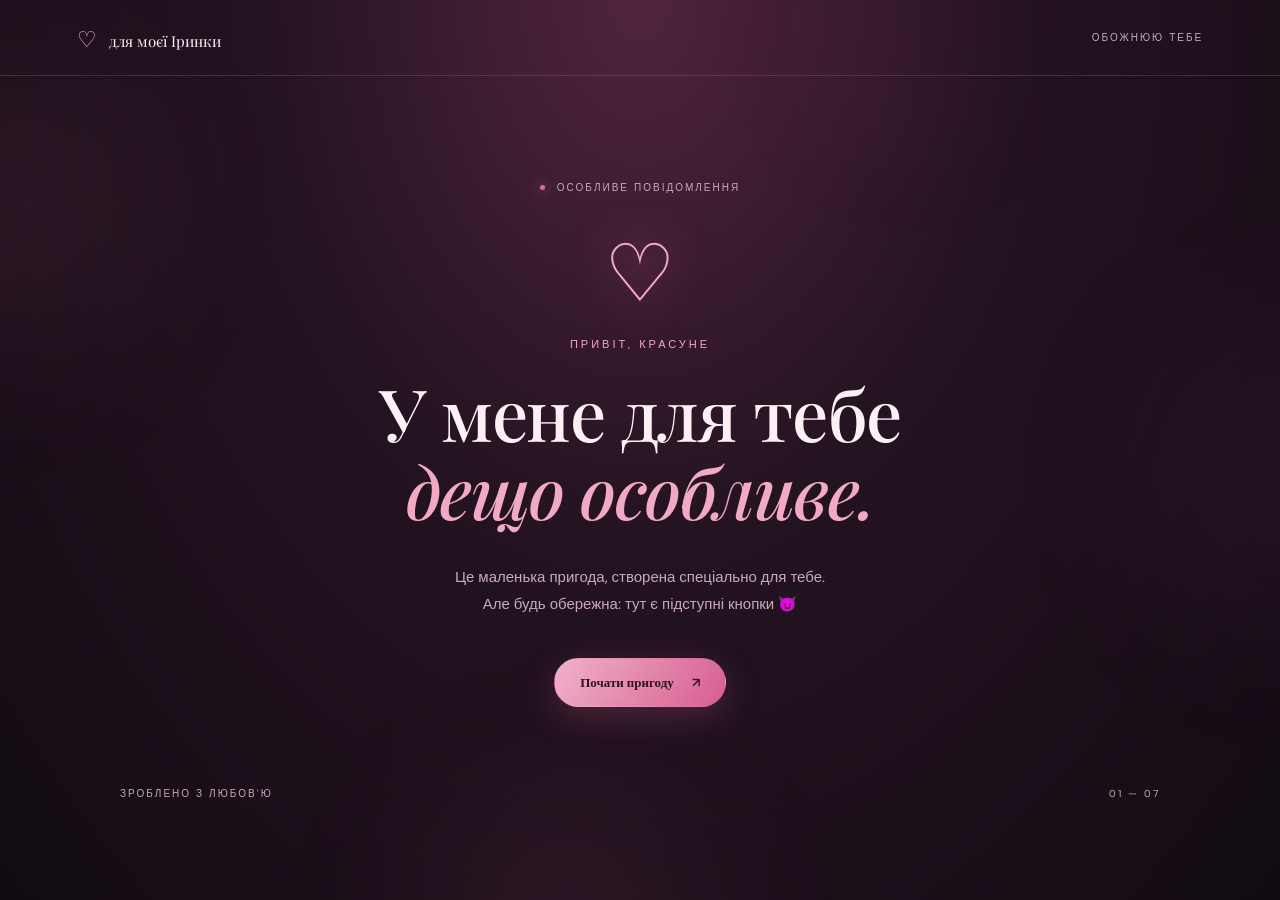
<file: index.html>
<!doctype html>
<html lang="uk"><head><meta charset="UTF-8"><meta name="viewport" content="width=device-width,initial-scale=1"><title>Для Іринки ♡</title><link rel="stylesheet" href="style.css"></head>
<body data-page="home">
<div class="ambient"><span></span><span></span><span></span><span></span></div>
<header class="topbar"><a class="brand" href="index.html">♡ <span>для моєї Іринки</span></a><span class="top-note">ОБОЖНЮЮ ТЕБЕ</span></header>
<main class="hero page-wrap">
  <div class="eyebrow"><i></i> ОСОБЛИВЕ ПОВІДОМЛЕННЯ</div>
  <div class="hero-heart">♡</div>
  <p class="overline">привіт, красуне</p>
  <h1>У мене для тебе<br><em>дещо особливе.</em></h1>
  <p class="lead">Це маленька пригода, створена спеціально для тебе.<br>Але будь обережна: тут є підступні кнопки 😈</p>
  <a class="btn btn-primary" href="test.html">Почати пригоду <span>↗</span></a>
  <div class="hero-foot"><span>ЗРОБЛЕНО З ЛЮБОВ'Ю</span><span>01 — 07</span></div>
</main>
<script src="script.js"></script></body></html>
</file>
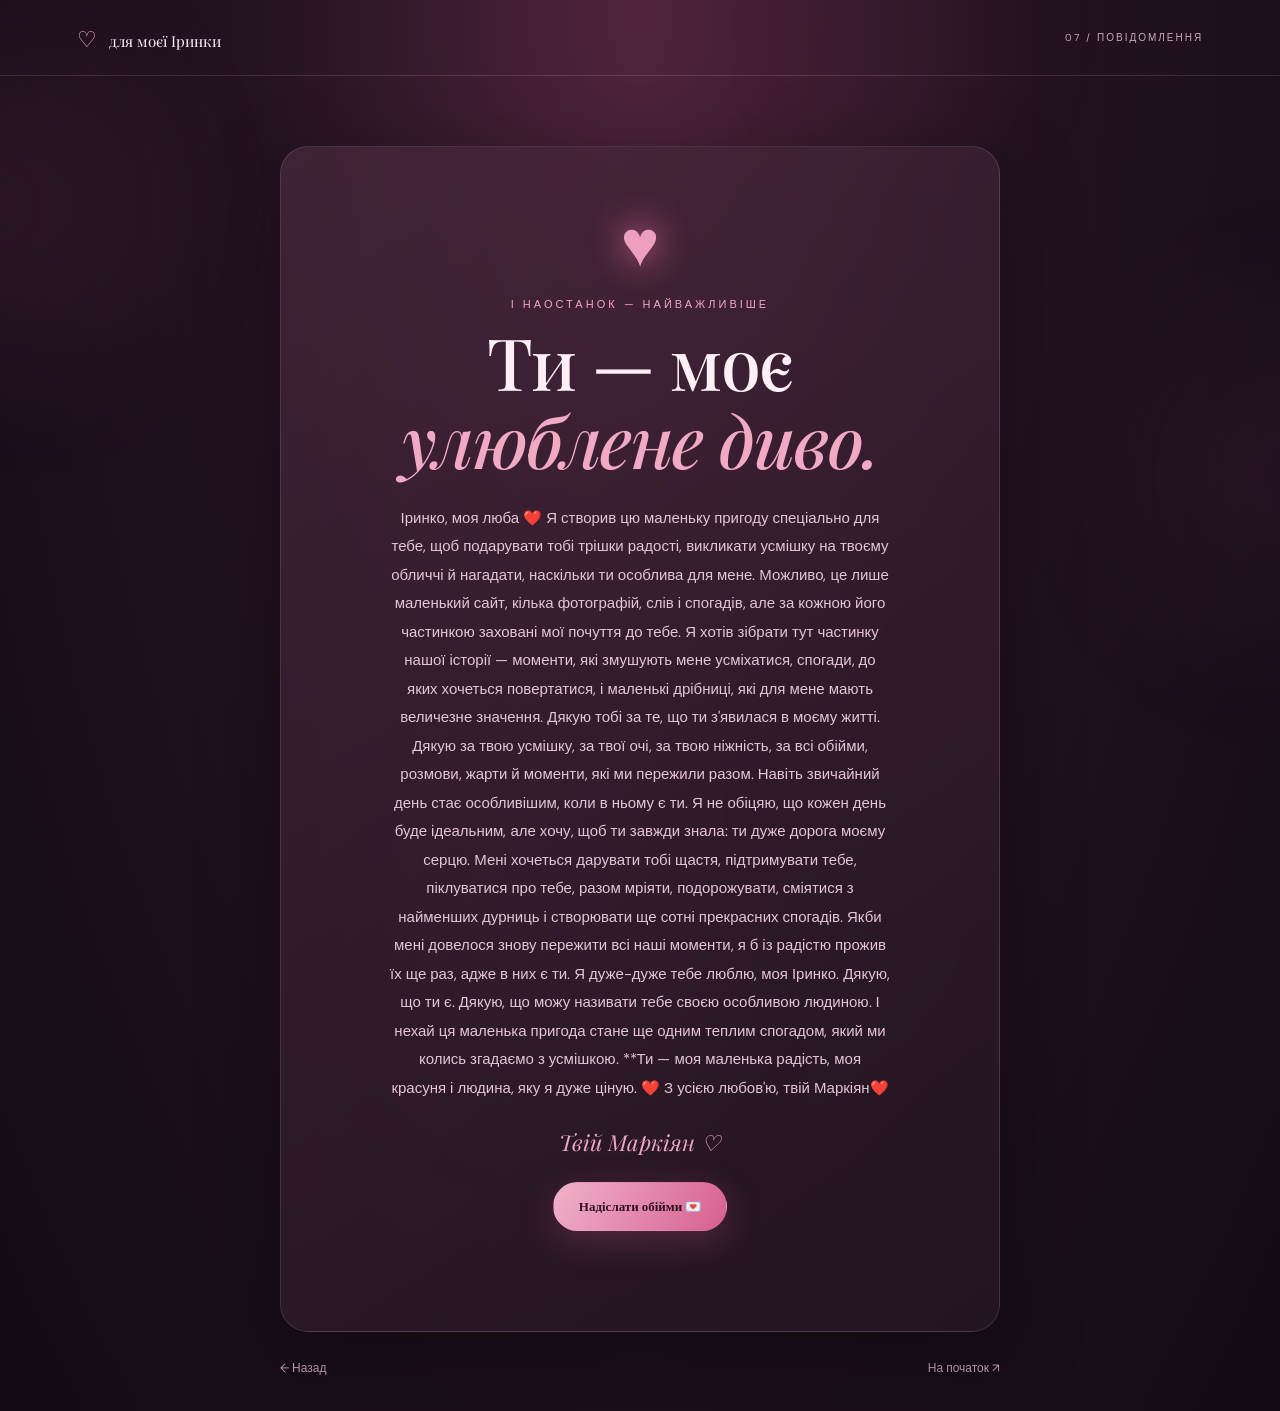
<file: final.html>
<!doctype html>
<html lang="uk"><head><meta charset="UTF-8"><meta name="viewport" content="width=device-width,initial-scale=1"><title>Для тебе, кохана ♡</title><link rel="stylesheet" href="style.css"></head>
<body data-page="final">
<div class="ambient"><span></span><span></span><span></span><span></span></div>
<header class="topbar"><a class="brand" href="index.html">♡ <span>для моєї Іринки</span></a><span class="top-note">07 / ПОВІДОМЛЕННЯ</span></header>
<main class="page-wrap narrow">
 <section class="glass-panel center final-panel">
  <div class="final-heart">♥</div><p class="overline">і наостанок — найважливіше</p>
  <h1>Ти — моє<br><em>улюблене диво.</em></h1>
  <p class="love-letter">Іринко, моя люба ❤️

Я створив цю маленьку пригоду спеціально для тебе, щоб подарувати тобі трішки радості, викликати усмішку на твоєму обличчі й нагадати, наскільки ти особлива для мене.

Можливо, це лише маленький сайт, кілька фотографій, слів і спогадів, але за кожною його частинкою заховані мої почуття до тебе. Я хотів зібрати тут частинку нашої історії — моменти, які змушують мене усміхатися, спогади, до яких хочеться повертатися, і маленькі дрібниці, які для мене мають величезне значення.

Дякую тобі за те, що ти з'явилася в моєму житті. Дякую за твою усмішку, за твої очі, за твою ніжність, за всі обійми, розмови, жарти й моменти, які ми пережили разом. Навіть звичайний день стає особливішим, коли в ньому є ти.

Я не обіцяю, що кожен день буде ідеальним, але хочу, щоб ти завжди знала: ти дуже дорога моєму серцю. Мені хочеться дарувати тобі щастя, підтримувати тебе, піклуватися про тебе, разом мріяти, подорожувати, сміятися з найменших дурниць і створювати ще сотні прекрасних спогадів.

Якби мені довелося знову пережити всі наші моменти, я б із радістю прожив їх ще раз, адже в них є ти.

Я дуже-дуже тебе люблю, моя Іринко. Дякую, що ти є. Дякую, що можу називати тебе своєю особливою людиною. І нехай ця маленька пригода стане ще одним теплим спогадом, який ми колись згадаємо з усмішкою.

**Ти — моя маленька радість, моя красуня і людина, яку я дуже ціную. ❤️

З усією любов'ю, твій Маркіян❤️</p>
  <p class="signature">Твій Маркіян ♡</p>
  <button class="btn btn-primary" id="celebrate">Надіслати обійми 💌</button><p class="micro" id="finalMessage"></p>
 </section>
 <nav class="pager"><a href="secret.html">← Назад</a><a href="index.html">На початок ↗</a></nav>
</main><script src="script.js"></script></body></html>
</file>
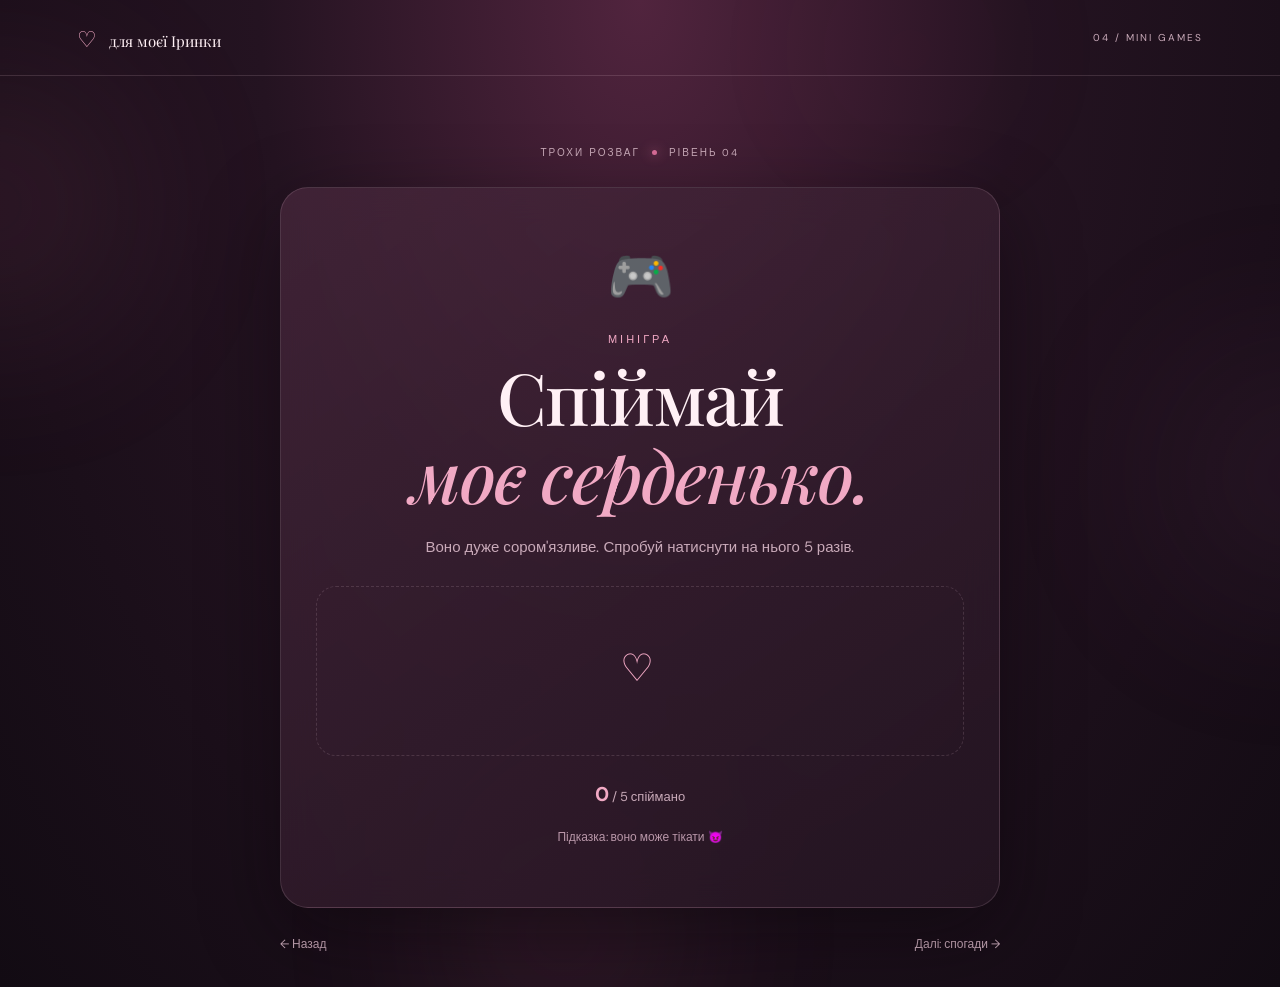
<file: games.html>
<!doctype html>
<html lang="uk"><head><meta charset="UTF-8"><meta name="viewport" content="width=device-width,initial-scale=1"><title>Мініігри ♡</title><link rel="stylesheet" href="style.css"></head>
<body data-page="games">
<div class="ambient"><span></span><span></span><span></span><span></span></div>
<header class="topbar"><a class="brand" href="index.html">♡ <span>для моєї Іринки</span></a><span class="top-note">04 / MINI GAMES</span></header>
<main class="page-wrap narrow">
 <div class="eyebrow">ТРОХИ РОЗВАГ <i></i> РІВЕНЬ 04</div>
 <section class="glass-panel center">
  <div class="emoji-xl">🎮</div><p class="overline">мінігра</p><h1>Спіймай<br><em>моє серденько.</em></h1>
  <p class="lead">Воно дуже сором'язливе. Спробуй натиснути на нього 5 разів.</p>
  <div class="game-area"><button id="heartTarget" aria-label="Спіймати сердечко">♡</button></div>
  <div class="counter"><span id="heartCount">0</span> / 5 спіймано</div>
  <p class="micro" id="gameMessage">Підказка: воно може тікати 😈</p>
 </section>
 <nav class="pager"><a href="investigation.html">← Назад</a><a href="memories.html">Далі: спогади →</a></nav>
</main><script src="script.js"></script></body></html>
</file>
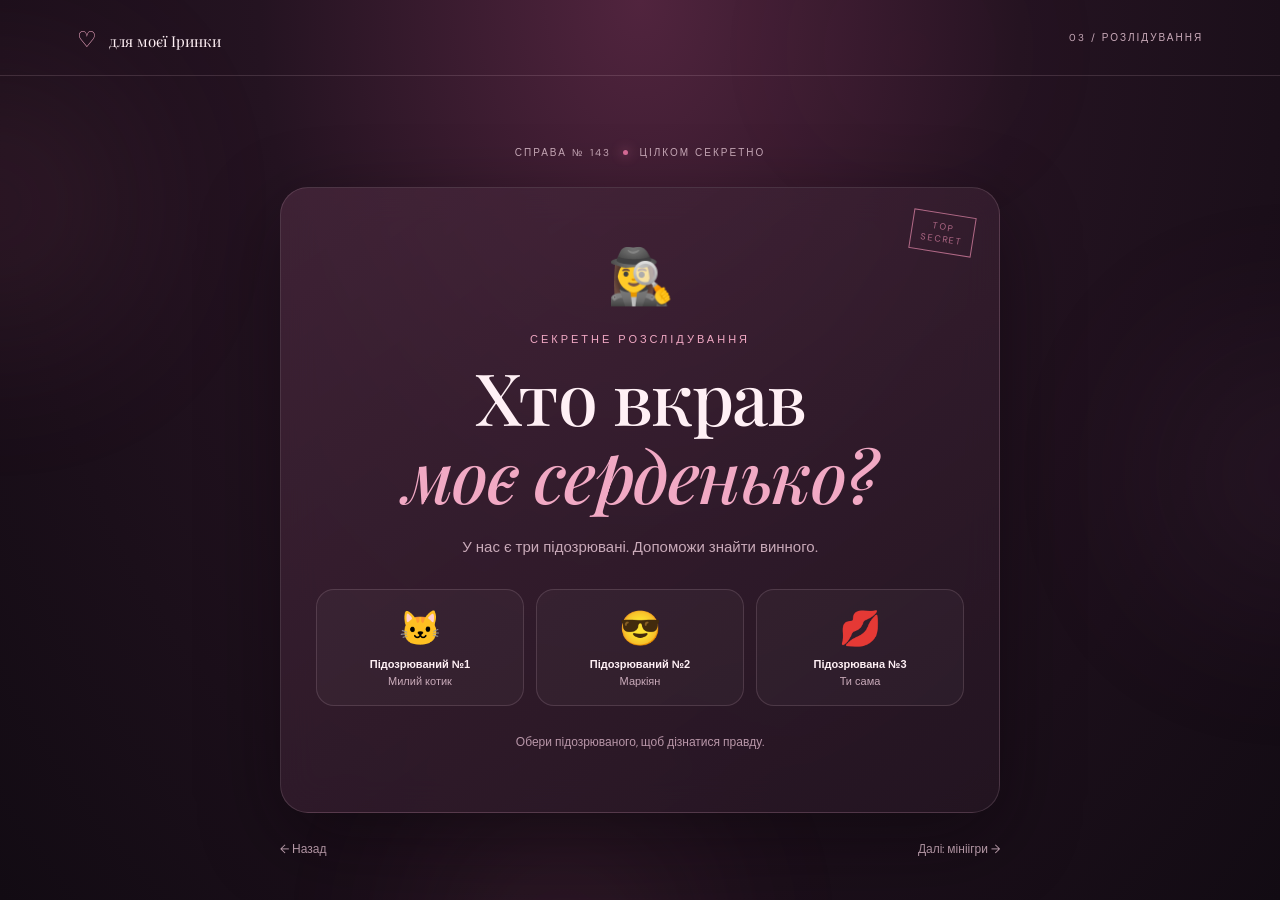
<file: investigation.html>
<!doctype html>
<html lang="uk"><head><meta charset="UTF-8"><meta name="viewport" content="width=device-width,initial-scale=1"><title>Секретне розслідування ♡</title><link rel="stylesheet" href="style.css"></head>
<body data-page="investigation">
<div class="ambient"><span></span><span></span><span></span><span></span></div>
<header class="topbar"><a class="brand" href="index.html">♡ <span>для моєї Іринки</span></a><span class="top-note">03 / РОЗЛІДУВАННЯ</span></header>
<main class="page-wrap narrow">
 <div class="eyebrow">СПРАВА № 143 <i></i> ЦІЛКОМ СЕКРЕТНО</div>
 <section class="glass-panel center">
  <div class="stamp">TOP<br>SECRET</div><div class="emoji-xl">🕵️‍♀️</div>
  <p class="overline">секретне розслідування</p><h1>Хто вкрав<br><em>моє серденько?</em></h1>
  <p class="lead">У нас є три підозрювані. Допоможи знайти винного.</p>
  <div class="suspects">
   <button class="suspect" data-suspect="cat"><span>🐱</span><b>Підозрюваний №1</b><small>Милий котик</small></button>
   <button class="suspect" data-suspect="me"><span>😎</span><b>Підозрюваний №2</b><small>Маркіян</small></button>
   <button class="suspect" data-suspect="you"><span>💋</span><b>Підозрювана №3</b><small>Ти сама</small></button>
  </div>
  <p class="micro" id="caseMessage">Обери підозрюваного, щоб дізнатися правду.</p>
 </section>
 <nav class="pager"><a href="test.html">← Назад</a><a href="games.html">Далі: мініігри →</a></nav>
</main><script src="script.js"></script></body></html>
</file>
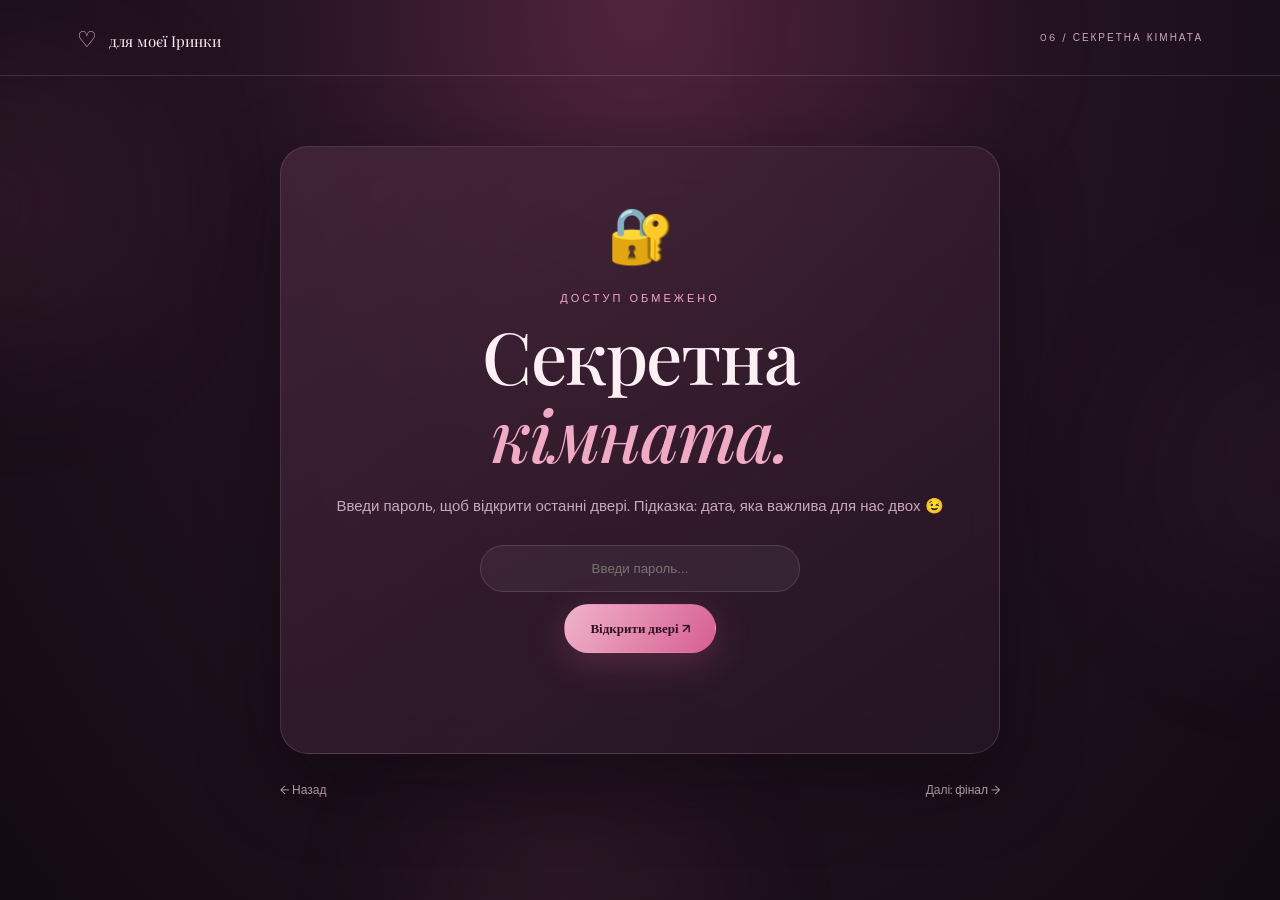
<file: secret.html>
<!doctype html>
<html lang="uk"><head><meta charset="UTF-8"><meta name="viewport" content="width=device-width,initial-scale=1"><title>Секретна кімната ♡</title><link rel="stylesheet" href="style.css"></head>
<body data-page="secret">
<div class="ambient"><span></span><span></span><span></span><span></span></div>
<header class="topbar"><a class="brand" href="index.html">♡ <span>для моєї Іринки</span></a><span class="top-note">06 / СЕКРЕТНА КІМНАТА</span></header>
<main class="page-wrap narrow">
 <section class="glass-panel center">
  <div class="emoji-xl">🔐</div><p class="overline">доступ обмежено</p><h1>Секретна<br><em>кімната.</em></h1>
  <p class="lead">Введи пароль, щоб відкрити останні двері. Підказка: дата, яка важлива для нас двох 😉</p>
  <input class="secret-input" id="secretCode" placeholder="Введи пароль..." autocomplete="off">
  <button class="btn btn-primary" id="unlock">Відкрити двері ↗</button>
  <p class="micro" id="secretMessage"></p>
 </section>
 <nav class="pager"><a href="memories.html">← Назад</a><a href="final.html">Далі: фінал →</a></nav>
</main><script src="script.js"></script></body></html>
</file>
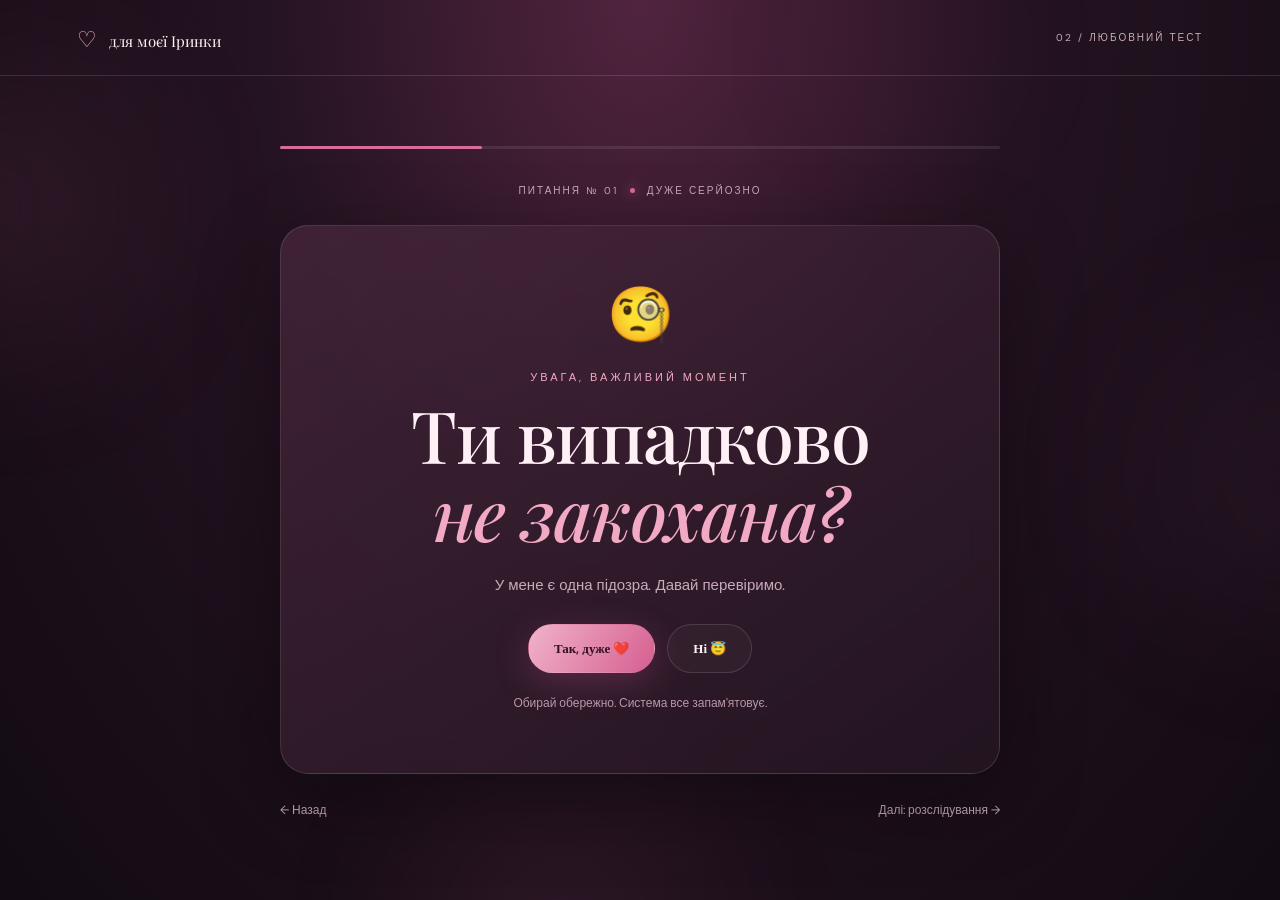
<file: test.html>
<!doctype html>
<html lang="uk"><head><meta charset="UTF-8"><meta name="viewport" content="width=device-width,initial-scale=1"><title>Перевірка почуттів ♡</title><link rel="stylesheet" href="style.css"></head>
<body data-page="test">
<div class="ambient"><span></span><span></span><span></span><span></span></div>
<header class="topbar"><a class="brand" href="index.html">♡ <span>для моєї Іринки</span></a><span class="top-note">02 / ЛЮБОВНИЙ ТЕСТ</span></header>
<main class="page-wrap narrow">
  <div class="progress"><span style="width:28%"></span></div><div class="eyebrow">ПИТАННЯ № 01 <i></i> ДУЖЕ СЕРЙОЗНО</div>
  <section class="glass-panel center">
    <div class="emoji-xl">🧐</div><p class="overline">увага, важливий момент</p>
    <h1>Ти випадково<br><em>не закохана?</em></h1>
    <p class="lead">У мене є одна підозра. Давай перевіримо.</p>
    <div class="button-row"><button class="btn btn-primary" id="yesLove">Так, дуже ❤️</button><button class="btn btn-ghost" id="noLove">Ні 😇</button></div>
    <p class="micro" id="testMessage">Обирай обережно. Система все запам'ятовує.</p>
  </section>
  <nav class="pager"><a href="index.html">← Назад</a><a href="investigation.html">Далі: розслідування →</a></nav>
</main><script src="script.js"></script></body></html>
</file>
<file: style.css>
@import url('https://fonts.googleapis.com/css2?family=DM+Sans:wght@400;500;600;700&family=Playfair+Display:ital,wght@0,500;0,600;0,700;1,500;1,600&display=swap');
:root{--bg:#160d15;--panel:rgba(49,27,43,.78);--pink:#f1a9c4;--rose:#d86c98;--cream:#fff0f5;--muted:#c9aab9;--line:rgba(255,220,235,.14)}
*{box-sizing:border-box}html{scroll-behavior:smooth}body{margin:0;min-height:100vh;background:radial-gradient(ellipse at 50% 0%,#51243e 0%,#241321 42%,#120b13 100%);color:var(--cream);font-family:'DM Sans',sans-serif;overflow-x:hidden}
a{color:inherit;text-decoration:none}.topbar{height:76px;padding:0 6vw;display:flex;align-items:center;justify-content:space-between;border-bottom:1px solid var(--line);position:relative;z-index:3}.brand{font-family:'Playfair Display',serif;font-size:22px;color:var(--pink)}.brand span{font-size:15px;color:var(--cream);margin-left:7px}.top-note,.eyebrow,.hero-foot{font-size:10px;letter-spacing:2px;color:var(--muted)}
.page-wrap{width:min(1040px,90%);margin:0 auto;padding:70px 0 35px}.narrow{width:min(720px,90%)}.hero{min-height:calc(100vh - 76px);display:flex;flex-direction:column;justify-content:center;align-items:center;text-align:center;padding-top:40px}.eyebrow{display:flex;gap:12px;align-items:center;justify-content:center;margin-bottom:28px}.eyebrow i{width:5px;height:5px;border-radius:50%;background:var(--rose);box-shadow:0 0 12px var(--rose)}
h1{font-family:'Playfair Display',serif;font-size:clamp(42px,7vw,72px);font-weight:500;line-height:1.08;letter-spacing:-1.5px;margin:12px 0 20px}h1 em{color:var(--pink);font-weight:500}.overline{font-size:11px;text-transform:uppercase;letter-spacing:3px;color:var(--pink)}.lead{color:var(--muted);font-size:15px;line-height:1.8}.hero-heart{font-size:80px;color:#f2a9c5;text-shadow:0 0 45px #e66e9e;animation:pulse 2s infinite}.btn{display:inline-flex;align-items:center;justify-content:center;gap:18px;border:1px solid transparent;border-radius:999px;padding:15px 25px;font:600 13px 'DM Sans';cursor:pointer;transition:.25s}.btn-primary{background:linear-gradient(120deg,#f0b2ca,#d65f90);color:#301222;box-shadow:0 10px 35px #d65f9040}.btn-primary:hover{transform:translateY(-3px);box-shadow:0 14px 40px #d65f9060}.btn-ghost{background:#ffffff08;border-color:var(--line);color:var(--cream)}.hero .btn{margin-top:25px}.hero-foot{width:100%;display:flex;justify-content:space-between;margin-top:80px}.ambient span{position:fixed;width:230px;height:230px;border-radius:50%;filter:blur(100px);opacity:.15;pointer-events:none;z-index:0;background:#e36e9c}.ambient span:nth-child(1){top:10%;left:-120px}.ambient span:nth-child(2){right:-130px;top:40%;background:#9e4e8b}.ambient span:nth-child(3){bottom:-150px;left:35%;background:#e36e9c}.ambient span:nth-child(4){top:0;right:25%;width:100px;height:100px}
.glass-panel{position:relative;background:linear-gradient(145deg,#49283dba,#241522d9);border:1px solid var(--line);border-radius:28px;padding:48px 35px;box-shadow:0 25px 80px #08050970;backdrop-filter:blur(18px);overflow:hidden}.center{text-align:center}.progress{height:3px;background:#ffffff16;border-radius:10px;margin:0 0 35px}.progress span{display:block;height:100%;background:var(--rose);border-radius:10px}.emoji-xl{font-size:54px;margin:5px 0 20px}.button-row{display:flex;justify-content:center;gap:12px;flex-wrap:wrap;margin-top:25px}.micro{font-size:12px;color:#b997a9;min-height:18px;margin-top:22px}.pager{display:flex;justify-content:space-between;gap:20px;margin-top:28px;font-size:12px;color:var(--muted)}.pager a:hover{color:var(--pink)}.stamp{position:absolute;top:25px;right:25px;border:1px solid #e68aad;color:#e68aad;padding:7px 9px;font-size:9px;letter-spacing:2px;transform:rotate(9deg);opacity:.7}
.suspects{display:grid;grid-template-columns:repeat(3,1fr);gap:12px;margin:28px 0}.suspect{border:1px solid var(--line);border-radius:18px;background:#ffffff08;color:var(--cream);padding:18px 8px;cursor:pointer;transition:.25s}.suspect:hover{transform:translateY(-5px);background:#ffffff15;border-color:#e68aad}.suspect span{display:block;font-size:34px;margin-bottom:10px}.suspect b,.suspect small{display:block;font-size:11px}.suspect small{color:var(--muted);margin-top:5px}.game-area{height:170px;position:relative;border:1px dashed var(--line);border-radius:20px;margin:25px 0;overflow:hidden}.game-area button{position:absolute;left:46%;top:35%;font-size:38px;color:#f2a9c5;background:none;border:0;cursor:pointer;transition:left .2s,top .2s}.counter{font-size:13px;color:var(--muted)}.counter span{color:var(--pink);font-weight:700;font-size:20px}
.intro{text-align:center;margin-bottom:35px}.memory-grid{display:grid;grid-template-columns:repeat(3,1fr);gap:18px}.memory-card{display:block;padding:12px;border:1px solid var(--line);border-radius:18px;background:#ffffff08;cursor:pointer}.memory-card input{display:none}.photo-placeholder{height:220px;border-radius:12px;background:linear-gradient(145deg,#69364f,#2a1929);display:flex;align-items:center;justify-content:center;flex-direction:column;font-size:38px;color:#f1a9c4;margin-bottom:13px}.photo-placeholder small{font-size:11px;color:#e9c3d3;margin-top:8px}.memory-card b,.memory-card>small{display:block;padding:0 5px}.memory-card b{font-size:13px}.memory-card>small{color:var(--muted);font-size:11px;margin-top:5px}.memory-card img{width:100%;height:220px;object-fit:cover;border-radius:12px;margin-bottom:13px}
.secret-input{display:block;width:min(320px,100%);margin:25px auto 12px;background:#ffffff0c;border:1px solid var(--line);border-radius:999px;padding:15px 20px;color:white;text-align:center;outline:none}.secret-input:focus{border-color:var(--pink)}.final-panel{padding-top:55px}.final-heart{font-size:65px;color:#ef9fbe;text-shadow:0 0 35px #e66e9e;animation:pulse 1.8s infinite}.love-letter{max-width:500px;margin:25px auto;color:#e4c6d4;line-height:1.9;font-size:15px}.signature{font-family:'Playfair Display',serif;font-style:italic;color:var(--pink);font-size:22px;margin:25px 0}
.float-heart{position:fixed;z-index:10;pointer-events:none;animation:float 3s ease-out forwards}@keyframes float{to{transform:translateY(-100vh) rotate(35deg);opacity:0}}@keyframes pulse{50%{transform:scale(1.1);text-shadow:0 0 65px #e66e9e}}
@media(max-width:650px){.topbar{padding:0 5%;height:65px}.top-note{font-size:8px}.brand{font-size:18px}.brand span{font-size:12px}.page-wrap{padding-top:45px}.glass-panel{padding:38px 20px}.suspects{grid-template-columns:1fr}.suspect{display:flex;align-items:center;gap:12px;text-align:left}.suspect span{margin:0}.memory-grid{grid-template-columns:1fr}.photo-placeholder,.memory-card img{height:250px}.hero-foot{margin-top:55px}.pager{font-size:11px}}
</file>
